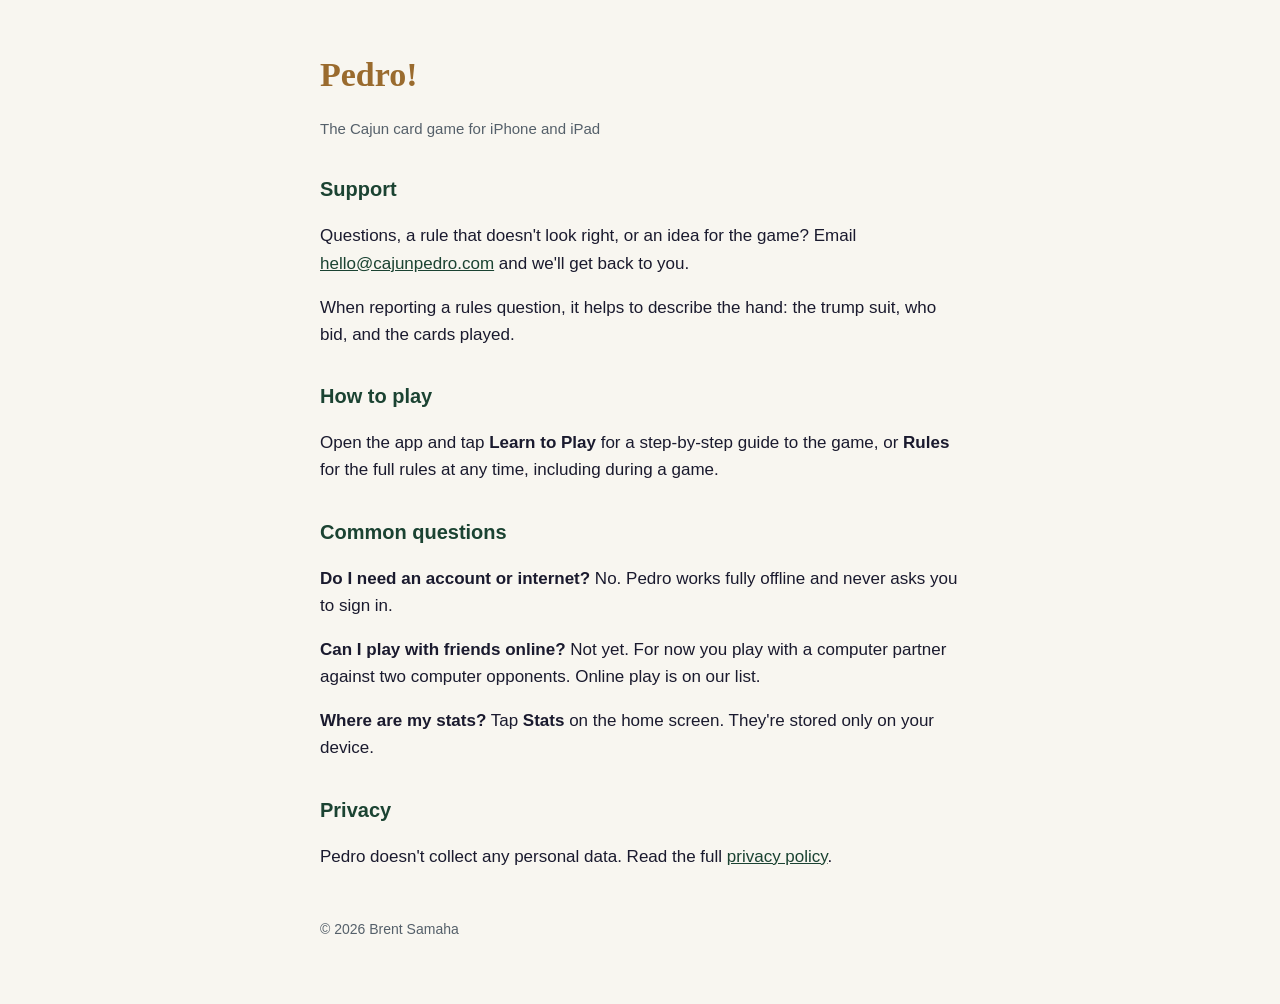
<file: index.html>
<!doctype html>
<html lang="en"><head><meta charset="utf-8"><meta name="viewport" content="width=device-width,initial-scale=1">
<title>Pedro! — Support</title><link rel="stylesheet" href="style.css"></head>
<body><main>
<h1>Pedro!</h1>
<p class="muted">The Cajun card game for iPhone and iPad</p>

<h2>Support</h2>
<p>Questions, a rule that doesn't look right, or an idea for the game? Email <a href="mailto:hello@cajunpedro.com">hello@cajunpedro.com</a> and we'll get back to you.</p>
<p>When reporting a rules question, it helps to describe the hand: the trump suit, who bid, and the cards played.</p>

<h2>How to play</h2>
<p>Open the app and tap <strong>Learn to Play</strong> for a step-by-step guide to the game, or <strong>Rules</strong> for the full rules at any time, including during a game.</p>

<h2>Common questions</h2>
<p><strong>Do I need an account or internet?</strong> No. Pedro works fully offline and never asks you to sign in.</p>
<p><strong>Can I play with friends online?</strong> Not yet. For now you play with a computer partner against two computer opponents. Online play is on our list.</p>
<p><strong>Where are my stats?</strong> Tap <strong>Stats</strong> on the home screen. They're stored only on your device.</p>

<h2>Privacy</h2>
<p>Pedro doesn't collect any personal data. Read the full <a href="privacy/">privacy policy</a>.</p>

<footer>© 2026 Brent Samaha</footer>
</main></body></html>
</file>
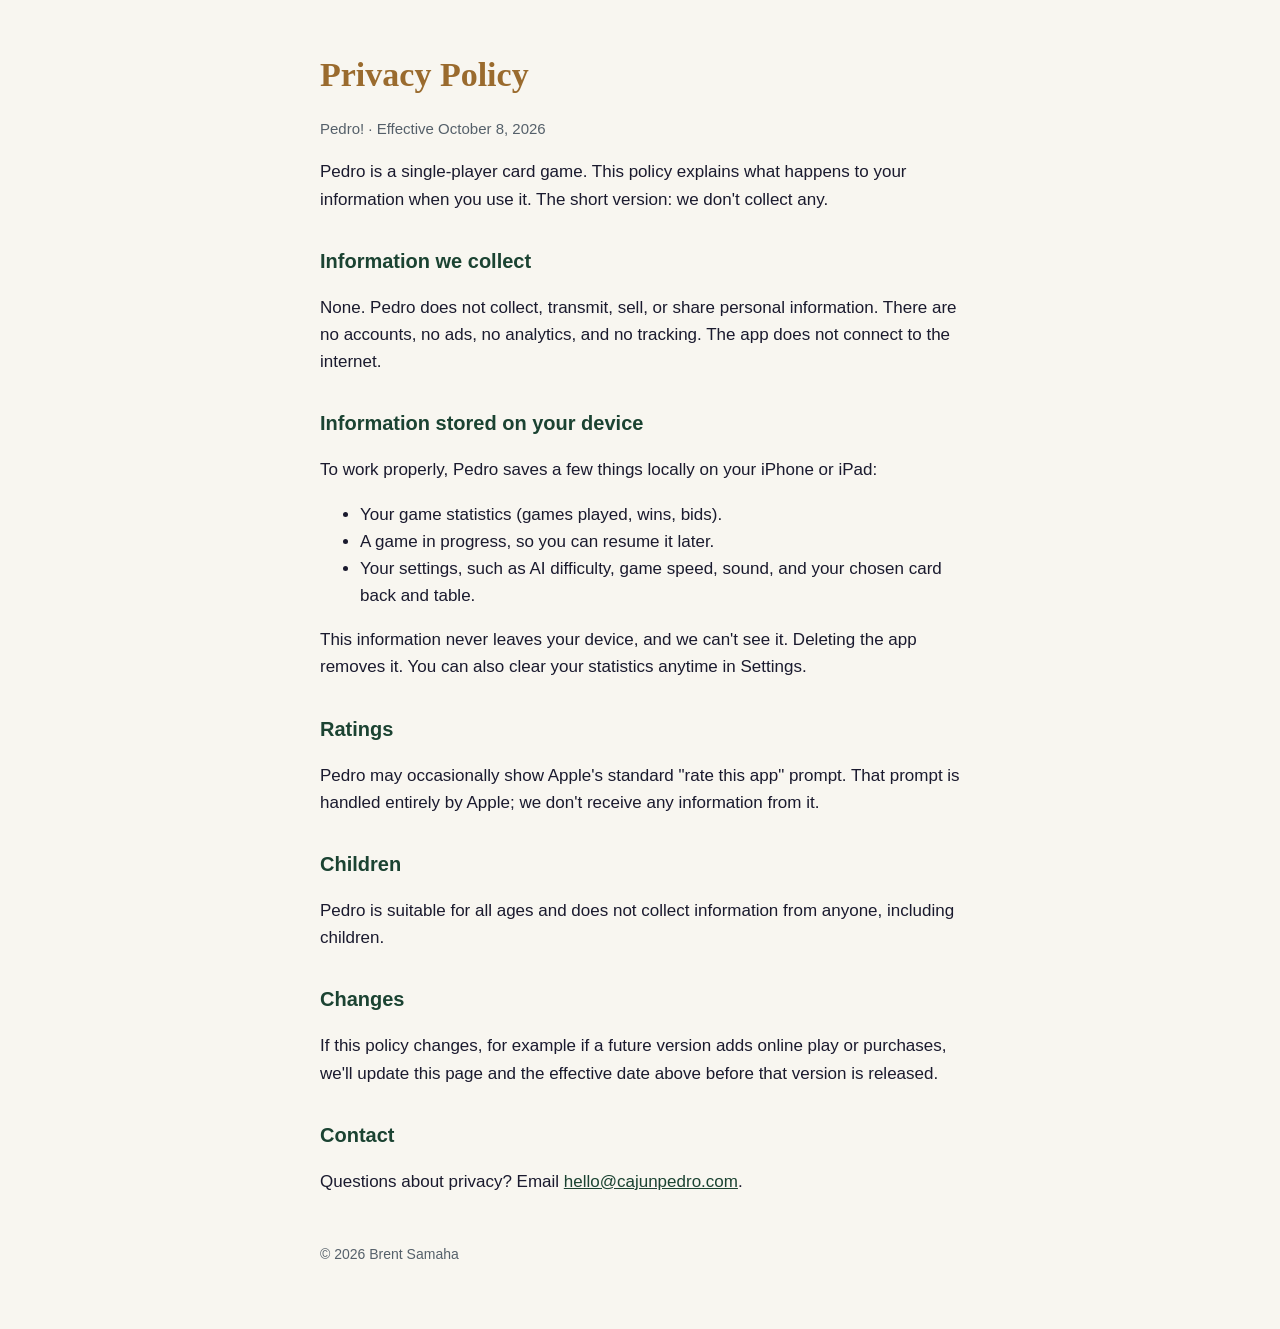
<file: privacy/index.html>
<!doctype html>
<html lang="en"><head><meta charset="utf-8"><meta name="viewport" content="width=device-width,initial-scale=1">
<title>Pedro! — Privacy Policy</title><link rel="stylesheet" href="../style.css"></head>
<body><main>
<h1>Privacy Policy</h1>
<p class="muted">Pedro! · Effective October 8, 2026</p>

<p>Pedro is a single-player card game. This policy explains what happens to your information when you use it. The short version: we don't collect any.</p>

<h2>Information we collect</h2>
<p>None. Pedro does not collect, transmit, sell, or share personal information. There are no accounts, no ads, no analytics, and no tracking. The app does not connect to the internet.</p>

<h2>Information stored on your device</h2>
<p>To work properly, Pedro saves a few things locally on your iPhone or iPad:</p>
<ul>
<li>Your game statistics (games played, wins, bids).</li>
<li>A game in progress, so you can resume it later.</li>
<li>Your settings, such as AI difficulty, game speed, sound, and your chosen card back and table.</li>
</ul>
<p>This information never leaves your device, and we can't see it. Deleting the app removes it. You can also clear your statistics anytime in Settings.</p>

<h2>Ratings</h2>
<p>Pedro may occasionally show Apple's standard "rate this app" prompt. That prompt is handled entirely by Apple; we don't receive any information from it.</p>

<h2>Children</h2>
<p>Pedro is suitable for all ages and does not collect information from anyone, including children.</p>

<h2>Changes</h2>
<p>If this policy changes, for example if a future version adds online play or purchases, we'll update this page and the effective date above before that version is released.</p>

<h2>Contact</h2>
<p>Questions about privacy? Email <a href="mailto:hello@cajunpedro.com">hello@cajunpedro.com</a>.</p>

<footer>© 2026 Brent Samaha</footer>
</main></body></html>
</file>
<file: style.css>
:root{--bg:#F8F6F0;--ink:#1A1A2E;--muted:#55606A;--accent:#1B4332;--gold:#9A6B2E}
@media (prefers-color-scheme: dark){:root{--bg:#10201A;--ink:#F1EEE6;--muted:#B8C2BC;--accent:#8FD3A8;--gold:#D4A574}}
*{box-sizing:border-box}body{margin:0;background:var(--bg);color:var(--ink);font:17px/1.6 -apple-system,BlinkMacSystemFont,"Segoe UI",sans-serif}
main{max-width:680px;margin:0 auto;padding:48px 20px 64px}h1{font-family:Georgia,serif;color:var(--gold);font-size:34px;margin:0 0 4px}
h2{font-size:20px;margin:32px 0 8px;color:var(--accent)}p,li{color:var(--ink)}.muted{color:var(--muted);font-size:15px}a{color:var(--accent)}
footer{margin-top:48px;color:var(--muted);font-size:14px}
</file>
